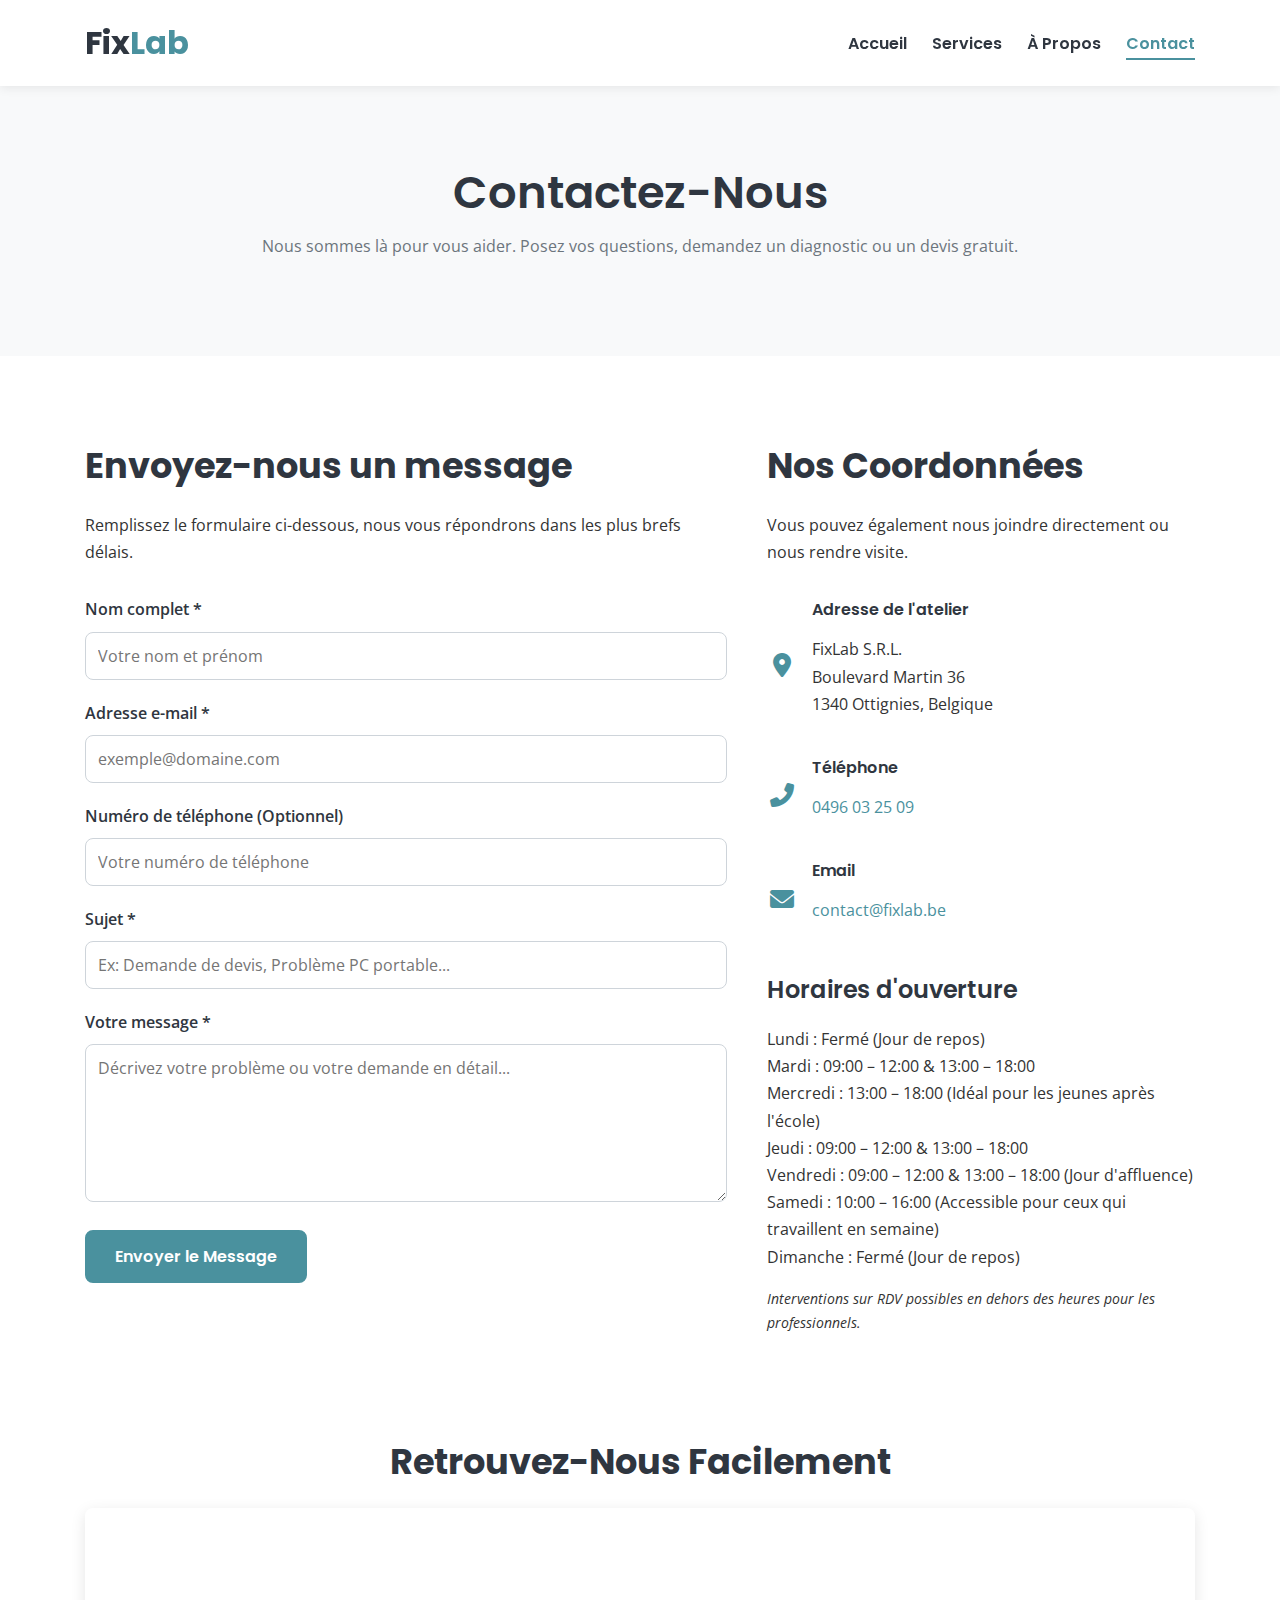
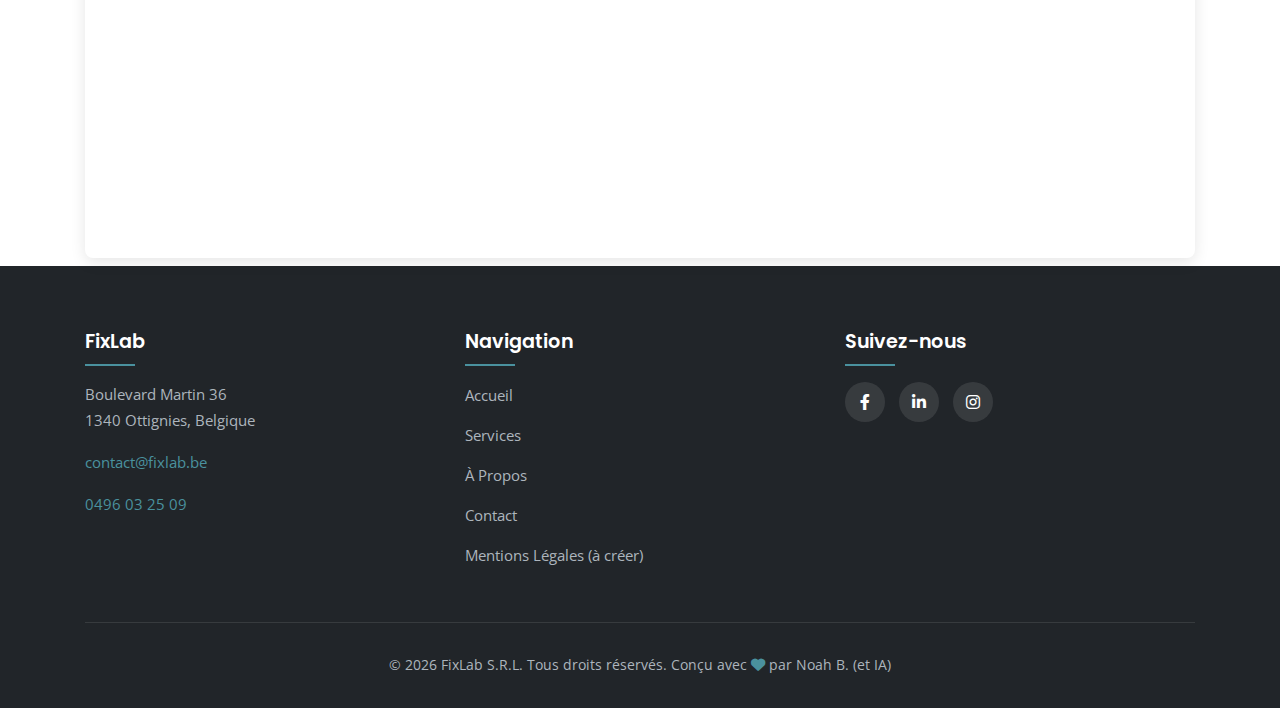
<file: contact.html>
<!DOCTYPE html>
<html lang="fr">
<head>
    <meta charset="UTF-8">
    <meta name="viewport" content="width=device-width, initial-scale=1.0">
    <title>Contactez FixLab - Devis Gratuit Réparation Informatique</title>
    <link rel="stylesheet" href="css/style.css">
    <link href="https://fonts.googleapis.com/css2?family=Poppins:wght@400;600;700&family=Open+Sans:wght@400;600&display=swap" rel="stylesheet">
    <link rel="stylesheet" href="https://cdnjs.cloudflare.com/ajax/libs/font-awesome/6.0.0-beta3/css/all.min.css">
</head>
<body>
    <header>
        <nav class="navbar">
            <div class="container">
                <a href="index.html" class="logo">Fix<span>Lab</span></a>
                <ul class="nav-links">
                    <li><a href="index.html">Accueil</a></li>
                    <li><a href="services.html">Services</a></li>
                    <li><a href="about.html">À Propos</a></li>
                    <li><a href="contact.html" class="active">Contact</a></li>
                </ul>
                <button class="burger-menu" id="burger-menu">
                    <i class="fas fa-bars"></i>
                </button>
            </div>
        </nav>
    </header>

    <main>
        <section class="page-header section-padding bg-light">
            <div class="container text-center">
                <h1>Contactez-Nous</h1>
                <p>Nous sommes là pour vous aider. Posez vos questions, demandez un diagnostic ou un devis gratuit.</p>
            </div>
        </section>

        <section class="contact-details section-padding" id="quote">
            <div class="container">
                <div class="contact-grid">
                    <div class="contact-form-container">
                        <h2 class="section-title" style="text-align:left; margin-bottom:1rem;">Envoyez-nous un message</h2>
                        <p style="margin-bottom: 30px;">Remplissez le formulaire ci-dessous, nous vous répondrons dans les plus brefs délais.</p>
                        <form class="contact-form" action="#" method="POST"> <!-- Remplacer action="#" par votre endpoint de traitement -->
                            <div class="form-group">
                                <label for="name">Nom complet *</label>
                                <input type="text" id="name" name="name" required placeholder="Votre nom et prénom">
                            </div>
                            <div class="form-group">
                                <label for="email">Adresse e-mail *</label>
                                <input type="email" id="email" name="email" required placeholder="exemple@domaine.com">
                            </div>
                            <div class="form-group">
                                <label for="phone">Numéro de téléphone (Optionnel)</label>
                                <input type="text" id="phone" name="phone" placeholder="Votre numéro de téléphone">
                            </div>
                            <div class="form-group">
                                <label for="subject">Sujet *</label>
                                <input type="text" id="subject" name="subject" required placeholder="Ex: Demande de devis, Problème PC portable...">
                            </div>
                            <div class="form-group">
                                <label for="message">Votre message *</label>
                                <textarea id="message" name="message" rows="6" required placeholder="Décrivez votre problème ou votre demande en détail..."></textarea>
                            </div>
                            <button type="submit" class="btn btn-primary">Envoyer le Message</button>
                        </form>
                    </div>
                    <div class="contact-info-container">
                         <h2 class="section-title" style="text-align:left; margin-bottom:1rem;">Nos Coordonnées</h2>
                         <p style="margin-bottom: 30px;">Vous pouvez également nous joindre directement ou nous rendre visite.</p>
                        <div class="contact-info-item">
                            <i class="fas fa-map-marker-alt"></i>
                            <div>
                                <h4>Adresse de l'atelier</h4>
                                <p>FixLab S.R.L.<br>Boulevard Martin 36<br>1340 Ottignies, Belgique</p>
                            </div>
                        </div>
                        <div class="contact-info-item">
                            <i class="fas fa-phone-alt"></i>
                            <div>
                                <h4>Téléphone</h4>
                                <p><a href="tel:+32496032509">0496 03 25 09</a></p>
                            </div>
                        </div>
                        <div class="contact-info-item">
                            <i class="fas fa-envelope"></i>
                            <div>
                                <h4>Email</h4>
                                <p><a href="mailto:contact@fixlab.be">contact@fixlab.be</a></p>
                            </div>
                        </div>
                         <h3 style="font-family:var(--heading-font); color:var(--primary-color); margin-top:30px; margin-bottom:15px;">Horaires d'ouverture</h3>
                         <p>
                            Lundi : Fermé (Jour de repos)<br>
                            Mardi : 09:00 – 12:00 & 13:00 – 18:00<br>
                            Mercredi : 13:00 – 18:00 (Idéal pour les jeunes après l'école)<br>
                            Jeudi : 09:00 – 12:00 & 13:00 – 18:00<br>
                            Vendredi : 09:00 – 12:00 & 13:00 – 18:00 (Jour d'affluence)<br>
                            Samedi : 10:00 – 16:00 (Accessible pour ceux qui travaillent en semaine)<br>
                            Dimanche : Fermé (Jour de repos)
                         </p>
                         <p style="font-size:0.9rem; margin-top:10px;"><em>Interventions sur RDV possibles en dehors des heures pour les professionnels.</em></p>
                    </div>
                </div>
            </div>
        </section>
        <section class="contact-map-section">
            <div class="container">
                 <h2 class="section-title">Retrouvez-Nous Facilement</h2>
                <div class="contact-map">
                    <!-- Remplacez le lien src par le code d'intégration de Google Maps pour Boulevard Martin 36, 1340 Ottignies -->
                    <iframe src="https://www.google.com/maps/embed?pb=!1m18!1m12!1m3!1d2526.188096981491!2d4.562898076865965!3d50.67009697162937!2m3!1f0!2f0!3f0!3m2!1i1024!2i768!4f13.1!3m3!1m2!1s0x47c22bc8f6940151%3A0xdb62451f5d284174!2sBd%20Martin%2036%2C%201340%20Ottignies-Louvain-la-Neuve!5e0!3m2!1sfr!2sbe!4v1700508305827!5m2!1sfr!2sbe" allowfullscreen="" loading="lazy" referrerpolicy="no-referrer-when-downgrade"></iframe>
                </div>
            </div>
        </section>


    </main>

    <footer class="footer bg-darker">
        <div class="container">
            <div class="footer-content">
                <div class="footer-col">
                    <h4>FixLab</h4>
                    <p>Boulevard Martin 36<br>1340 Ottignies, Belgique</p>
                    <p><a href="mailto:contact@fixlab.be">contact@fixlab.be</a></p>
                    <p><a href="tel:+32496032509">0496 03 25 09</a></p>
                </div>
                <div class="footer-col">
                    <h4>Navigation</h4>
                    <ul>
                        <li><a href="index.html">Accueil</a></li>
                        <li><a href="services.html">Services</a></li>
                        <li><a href="about.html">À Propos</a></li>
                        <li><a href="contact.html">Contact</a></li>
                        <li><a href="#">Mentions Légales (à créer)</a></li>
                    </ul>
                </div>
                <div class="footer-col">
                    <h4>Suivez-nous</h4>
                    <div class="social-links">
                        <a href="#" aria-label="Facebook"><i class="fab fa-facebook-f"></i></a>
                        <a href="#" aria-label="LinkedIn"><i class="fab fa-linkedin-in"></i></a>
                        <a href="#" aria-label="Instagram"><i class="fab fa-instagram"></i></a>
                    </div>
                </div>
            </div>
            <div class="footer-bottom">
                <p>&copy; <span id="currentYear"></span> FixLab S.R.L. Tous droits réservés. Conçu avec <i class="fas fa-heart"></i> par Noah B. (et IA)</p>
            </div>
        </div>
    </footer>
    <script src="js/script.js"></script>
</body>
</html>
</file>
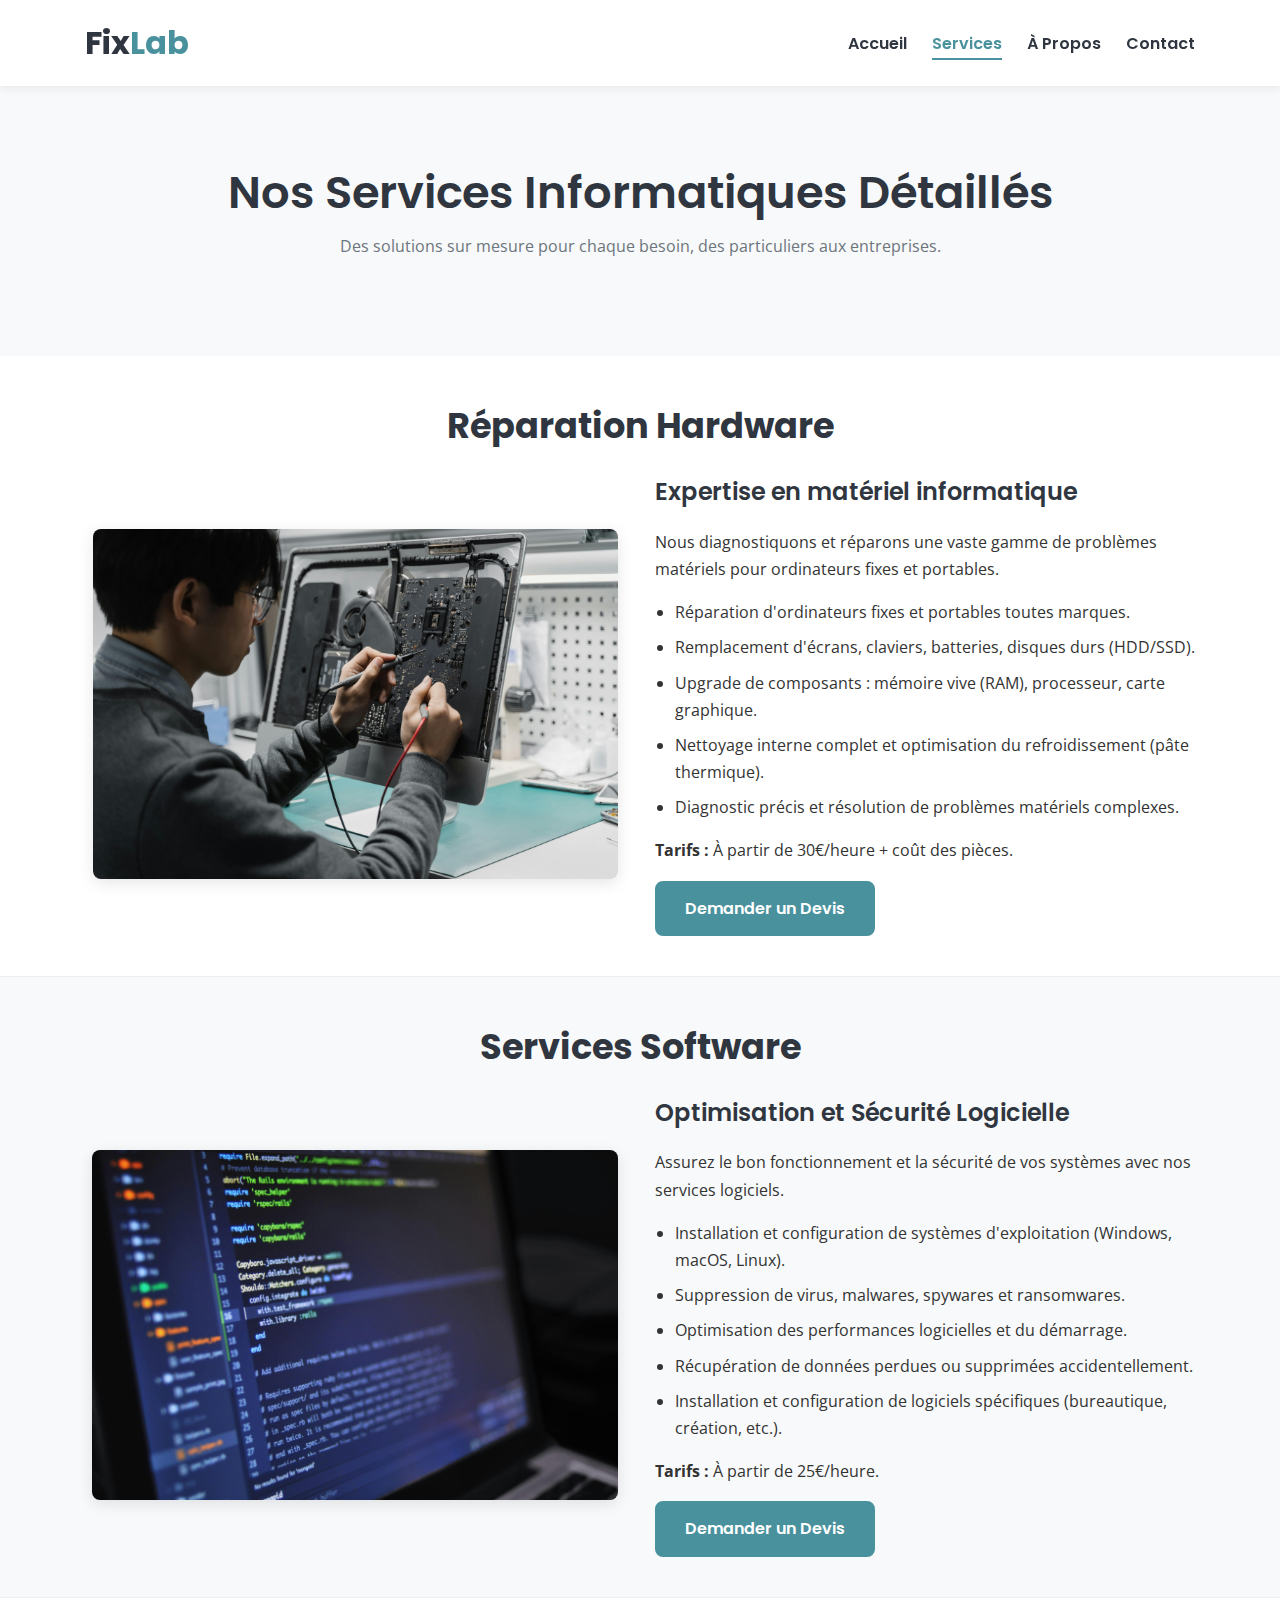
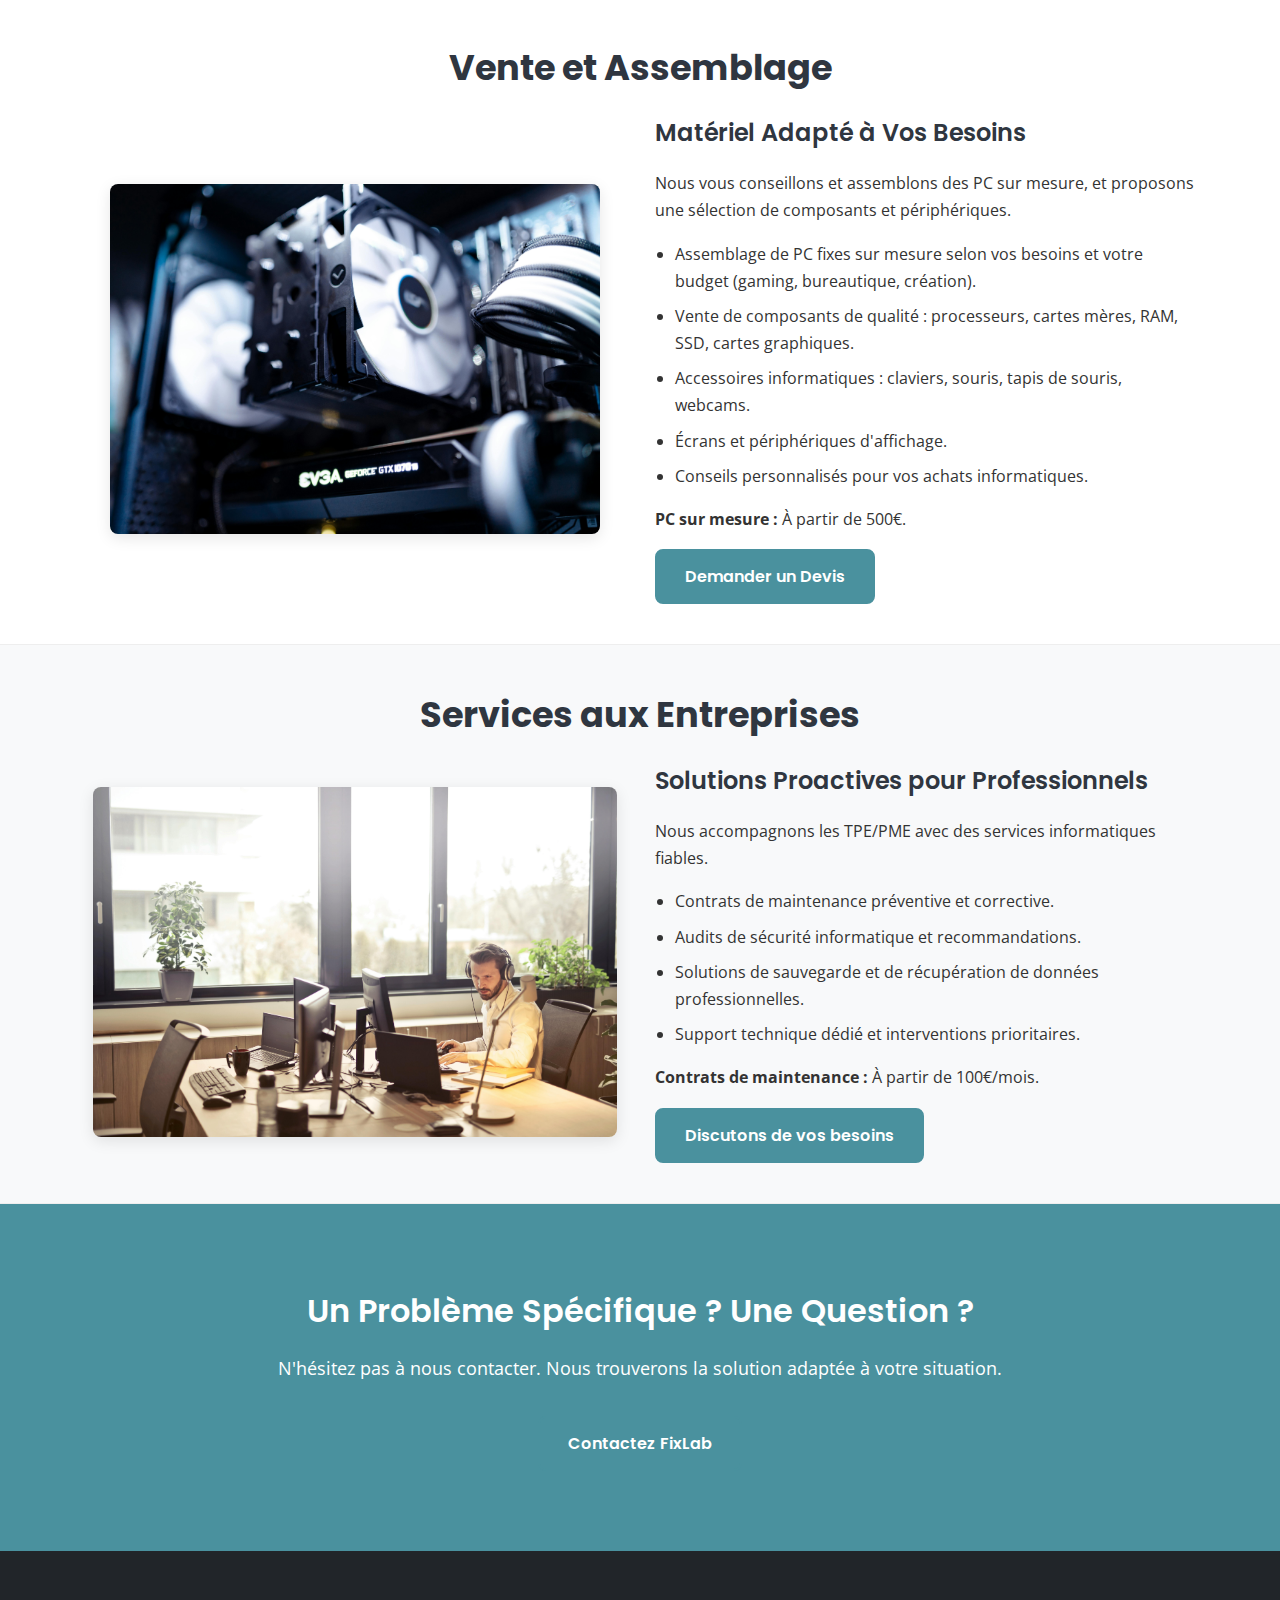
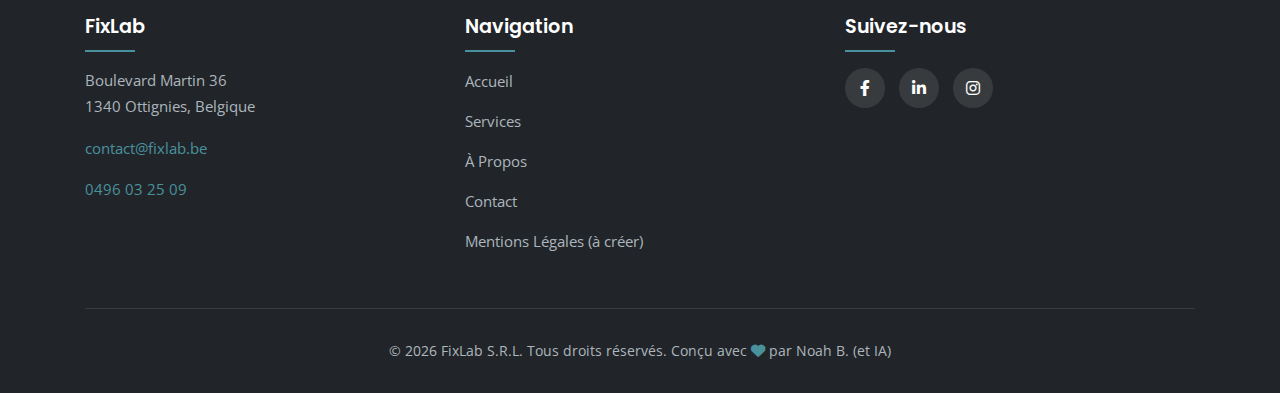
<file: services.html>
<!DOCTYPE html>
<html lang="fr">
<head>
    <meta charset="UTF-8">
    <meta name="viewport" content="width=device-width, initial-scale=1.0">
    <title>Nos Services - FixLab Réparation Informatique</title>
    <link rel="stylesheet" href="css/style.css">
    <link href="https://fonts.googleapis.com/css2?family=Poppins:wght@400;600;700&family=Open+Sans:wght@400;600&display=swap" rel="stylesheet">
    <link rel="stylesheet" href="https://cdnjs.cloudflare.com/ajax/libs/font-awesome/6.0.0-beta3/css/all.min.css">
</head>
<body>
    <header>
        <nav class="navbar">
            <div class="container">
                <a href="index.html" class="logo">Fix<span>Lab</span></a>
                <ul class="nav-links">
                    <li><a href="index.html">Accueil</a></li>
                    <li><a href="services.html" class="active">Services</a></li>
                    <li><a href="about.html">À Propos</a></li>
                    <li><a href="contact.html">Contact</a></li>
                </ul>
                <button class="burger-menu" id="burger-menu">
                    <i class="fas fa-bars"></i>
                </button>
            </div>
        </nav>
    </header>

    <main>
        <section class="page-header section-padding bg-light">
            <div class="container text-center">
                <h1>Nos Services Informatiques Détaillés</h1>
                <p>Des solutions sur mesure pour chaque besoin, des particuliers aux entreprises.</p>
            </div>
        </section>

        <!-- Réparation Hardware -->
        <section id="hardware" class="service-detail-section section-padding">
            <div class="container">
                <h2 class="section-title">Réparation Hardware</h2>
                <div class="service-detail-content image-left">
                    <img src="images/service-hardware-detail.jpg" alt="Réparation matériel informatique">
                    <div>
                        <h3>Expertise en matériel informatique</h3>
                        <p>Nous diagnostiquons et réparons une vaste gamme de problèmes matériels pour ordinateurs fixes et portables.</p>
                        <ul>
                            <li>Réparation d'ordinateurs fixes et portables toutes marques.</li>
                            <li>Remplacement d'écrans, claviers, batteries, disques durs (HDD/SSD).</li>
                            <li>Upgrade de composants : mémoire vive (RAM), processeur, carte graphique.</li>
                            <li>Nettoyage interne complet et optimisation du refroidissement (pâte thermique).</li>
                            <li>Diagnostic précis et résolution de problèmes matériels complexes.</li>
                        </ul>
                        <p><strong>Tarifs :</strong> À partir de 30€/heure + coût des pièces.</p>
                        <a href="contact.html#quote" class="btn btn-primary">Demander un Devis</a>
                    </div>
                </div>
            </div>
        </section>

        <!-- Services Software -->
        <section id="software" class="service-detail-section section-padding bg-light">
            <div class="container">
                <h2 class="section-title">Services Software</h2>
                <div class="service-detail-content">
                    <img src="images/service-software-detail.jpg" alt="Optimisation logicielle et sécurité">
                    <div>
                        <h3>Optimisation et Sécurité Logicielle</h3>
                        <p>Assurez le bon fonctionnement et la sécurité de vos systèmes avec nos services logiciels.</p>
                        <ul>
                            <li>Installation et configuration de systèmes d'exploitation (Windows, macOS, Linux).</li>
                            <li>Suppression de virus, malwares, spywares et ransomwares.</li>
                            <li>Optimisation des performances logicielles et du démarrage.</li>
                            <li>Récupération de données perdues ou supprimées accidentellement.</li>
                            <li>Installation et configuration de logiciels spécifiques (bureautique, création, etc.).</li>
                        </ul>
                        <p><strong>Tarifs :</strong> À partir de 25€/heure.</p>
                         <a href="contact.html#quote" class="btn btn-primary">Demander un Devis</a>
                    </div>
                </div>
            </div>
        </section>

        <!-- Vente et Assemblage -->
        <section id="assembly" class="service-detail-section section-padding">
            <div class="container">
                <h2 class="section-title">Vente et Assemblage</h2>
                <div class="service-detail-content image-left">
                    <img src="images/service-assembly-detail.jpg" alt="PC sur mesure et composants">
                    <div>
                        <h3>Matériel Adapté à Vos Besoins</h3>
                        <p>Nous vous conseillons et assemblons des PC sur mesure, et proposons une sélection de composants et périphériques.</p>
                        <ul>
                            <li>Assemblage de PC fixes sur mesure selon vos besoins et votre budget (gaming, bureautique, création).</li>
                            <li>Vente de composants de qualité : processeurs, cartes mères, RAM, SSD, cartes graphiques.</li>
                            <li>Accessoires informatiques : claviers, souris, tapis de souris, webcams.</li>
                            <li>Écrans et périphériques d'affichage.</li>
                            <li>Conseils personnalisés pour vos achats informatiques.</li>
                        </ul>
                        <p><strong>PC sur mesure :</strong> À partir de 500€.</p>
                         <a href="contact.html#quote" class="btn btn-primary">Demander un Devis</a>
                    </div>
                </div>
            </div>
        </section>

        <!-- Services Entreprises -->
        <section id="business" class="service-detail-section section-padding bg-light">
            <div class="container">
                <h2 class="section-title">Services aux Entreprises</h2>
                <div class="service-detail-content">
                    <img src="images/service-business-detail.jpg" alt="Support informatique pour entreprises">
                    <div>
                        <h3>Solutions Proactives pour Professionnels</h3>
                        <p>Nous accompagnons les TPE/PME avec des services informatiques fiables.</p>
                        <ul>
                            <li>Contrats de maintenance préventive et corrective.</li>
                            <li>Audits de sécurité informatique et recommandations.</li>
                            <li>Solutions de sauvegarde et de récupération de données professionnelles.</li>
                            <li>Support technique dédié et interventions prioritaires.</li>
                        </ul>
                        <p><strong>Contrats de maintenance :</strong> À partir de 100€/mois.</p>
                        <a href="contact.html#quote" class="btn btn-primary">Discutons de vos besoins</a>
                    </div>
                </div>
            </div>
        </section>

        <section class="cta-section section-padding bg-dark">
            <div class="container text-center">
                <h2>Un Problème Spécifique ? Une Question ?</h2>
                <p>N'hésitez pas à nous contacter. Nous trouverons la solution adaptée à votre situation.</p>
                <a href="contact.html" class="btn btn-primary">Contactez FixLab</a>
            </div>
        </section>
    </main>

    <footer class="footer bg-darker">
        <div class="container">
            <div class="footer-content">
                <div class="footer-col">
                    <h4>FixLab</h4>
                    <p>Boulevard Martin 36<br>1340 Ottignies, Belgique</p>
                    <p><a href="mailto:contact@fixlab.be">contact@fixlab.be</a></p>
                    <p><a href="tel:+32496032509">0496 03 25 09</a></p>
                </div>
                <div class="footer-col">
                    <h4>Navigation</h4>
                    <ul>
                        <li><a href="index.html">Accueil</a></li>
                        <li><a href="services.html">Services</a></li>
                        <li><a href="about.html">À Propos</a></li>
                        <li><a href="contact.html">Contact</a></li>
                        <li><a href="#">Mentions Légales (à créer)</a></li>
                    </ul>
                </div>
                <div class="footer-col">
                    <h4>Suivez-nous</h4>
                    <div class="social-links">
                        <a href="#" aria-label="Facebook"><i class="fab fa-facebook-f"></i></a>
                        <a href="#" aria-label="LinkedIn"><i class="fab fa-linkedin-in"></i></a>
                        <a href="#" aria-label="Instagram"><i class="fab fa-instagram"></i></a>
                    </div>
                </div>
            </div>
            <div class="footer-bottom">
                <p>&copy; <span id="currentYear"></span> FixLab S.R.L. Tous droits réservés. Conçu avec <i class="fas fa-heart"></i> par Noah B. (et IA)</p>
            </div>
        </div>
    </footer>
    <script src="js/script.js"></script>
</body>
</html>
</file>
<file: css/style.css>
/* Reset & Base Styles */
:root {
    /* Couleurs dérivées du logo */
    --logo-text-color: #2F3640;       /* Gris foncé du texte du logo */
    --logo-icon-color: #6C7A89;       /* Gris-bleu désaturé des icônes */
    --logo-background-teal: #4A919E;  /* Bleu-vert/Sarcelle du fond du logo */

    /* Application aux variables du site */
    --primary-color: var(--logo-text-color);      /* Principal: Texte foncé */
    --secondary-color: var(--logo-icon-color);    /* Secondaire: Couleur des icônes pour accents doux */
    --accent-color: var(--logo-background-teal);  /* Accent: Sarcelle pour les CTA et éléments vifs */
    
    --dark-color: #212529;                 /* Un gris très foncé, peut être ajusté si besoin */
    --medium-gray: #6c757d;                /* Gris moyen pour texte secondaire */
    --light-gray: #f8f9fa;                 /* Fond clair */
    --white-color: #ffffff;                /* Blanc */
    --text-color: #333333;                 /* Couleur du texte principal du corps */

    --heading-font: 'Poppins', sans-serif;
    --body-font: 'Open Sans', sans-serif;
    --border-radius: 8px;
    --box-shadow: 0 4px 15px rgba(0, 0, 0, 0.1);
}

* {
    margin: 0;
    padding: 0;
    box-sizing: border-box;
}

body {
    font-family: var(--body-font);
    line-height: 1.7;
    color: var(--text-color);
    background-color: var(--white-color);
}

h1, h2, h3, h4, h5, h6 {
    font-family: var(--heading-font);
    font-weight: 600;
    color: var(--primary-color); /* Utilise la couleur texte foncée du logo */
    margin-bottom: 0.8rem;
}

h1 { font-size: 2.8rem; line-height: 1.2; }
h2 { font-size: 2.2rem; }
h3 { font-size: 1.5rem; }

p {
    margin-bottom: 1rem;
}

a {
    text-decoration: none;
    color: var(--accent-color); /* Liens en sarcelle par défaut */
    transition: color 0.3s ease;
}

a:hover {
    color: var(--secondary-color); /* Au survol, couleur icône logo */
}

ul {
    list-style: none;
}

img {
    max-width: 100%;
    height: auto;
    display: block;
}

.container {
    width: 90%;
    max-width: 1140px;
    margin: 0 auto;
    padding: 0 15px;
}

.section-padding {
    padding: 80px 0;
}

.bg-light {
    background-color: var(--light-gray);
}
.bg-dark { /* Sera utilisé pour les sections CTA, fond sarcelle, texte blanc */
    background-color: var(--accent-color);
    color: var(--white-color);
}
.bg-darker { /* Pour le footer, fond gris très foncé */
    background-color: var(--dark-color);
    color: #adb5bd;
}
.bg-dark h1, .bg-dark h2, .bg-dark h3, .bg-dark p {
    color: var(--white-color);
}


.section-title {
    text-align: center;
    margin-bottom: 1rem;
    font-weight: 700;
    color: var(--primary-color); /* Titres de section en gris foncé logo */
}

.section-subtitle {
    text-align: center;
    margin-bottom: 40px;
    font-size: 1.1rem;
    color: var(--medium-gray);
    max-width: 700px;
    margin-left: auto;
    margin-right: auto;
}

.text-center {
    text-align: center;
}

/* Buttons */
.btn {
    display: inline-block;
    padding: 12px 28px;
    font-family: var(--heading-font);
    font-weight: 600;
    border-radius: var(--border-radius);
    transition: all 0.3s ease;
    cursor: pointer;
    text-align: center;
    font-size: 1rem;
    border: 2px solid transparent;
}

.btn-primary { /* Bouton principal: fond sarcelle, texte blanc */
    background-color: var(--accent-color);
    color: var(--white-color);
    border-color: var(--accent-color);
}
.btn-primary:hover {
    background-color: var(--secondary-color); /* Survol: fond gris-bleu icône */
    border-color: var(--secondary-color);
    color: var(--white-color);
    transform: translateY(-2px);
}

.btn-secondary { /* Bouton secondaire: bordure texte foncé, texte foncé */
    background-color: transparent;
    color: var(--primary-color);
    border: 2px solid var(--primary-color);
}
.btn-secondary:hover {
    background-color: var(--primary-color);
    color: var(--white-color);
    transform: translateY(-2px);
}

.btn-tertiary {
    color: var(--accent-color); /* Sarcelle */
    font-weight: 600;
    padding: 0;
}
.btn-tertiary:hover {
    text-decoration: underline;
    color: var(--secondary-color);
}


/* Navbar */
.navbar {
    background-color: var(--white-color);
    padding: 1rem 0;
    box-shadow: 0 2px 10px rgba(0, 0, 0, 0.08);
    position: sticky;
    top: 0;
    z-index: 1000;
}

.navbar .container {
    display: flex;
    justify-content: space-between;
    align-items: center;
}

.logo {
    font-family: var(--heading-font);
    font-size: 2rem;
    font-weight: 700;
    color: var(--primary-color); /* "Fix" en gris foncé */
}
.logo span { /* "Lab" en sarcelle, pour reprendre l'idée d'un accent du logo */
    color: var(--accent-color); 
}

.nav-links {
    display: flex;
    align-items: center;
}

.nav-links li {
    margin-left: 25px;
}

.nav-links a {
    font-family: var(--heading-font);
    font-weight: 600;
    color: var(--primary-color); /* Liens nav en gris foncé */
    padding-bottom: 5px;
    position: relative;
}
.nav-links a:hover, .nav-links a.active {
    color: var(--accent-color); /* Survol/actif en sarcelle */
}
.nav-links a::after {
    content: '';
    position: absolute;
    bottom: 0;
    left: 0;
    width: 0;
    height: 2px;
    background-color: var(--accent-color); /* Soulignement en sarcelle */
    transition: width 0.3s ease;
}
.nav-links a:hover::after, .nav-links a.active::after {
    width: 100%;
}


.burger-menu {
    display: none;
    background: none;
    border: none;
    font-size: 1.8rem;
    color: var(--primary-color); /* Burger en gris foncé */
    cursor: pointer;
}

/* Hero Section */
.hero {
    /* Dégradé utilisant les couleurs du logo (sarcelle vers gris foncé) */
    background-image: linear-gradient(rgba(74, 145, 158, 0.85), rgba(47, 54, 64, 0.85)), url('../images/hero-bg.jpg'); 
    background-size: cover;
    background-position: center;
    color: var(--white-color);
    padding: 120px 0;
    text-align: center;
}

.hero h1 {
    font-size: 3.5rem;
    margin-bottom: 1.5rem;
    color: var(--white-color);
    font-weight: 700;
}

.hero p {
    font-size: 1.3rem;
    margin-bottom: 2.5rem;
    max-width: 700px;
    margin-left: auto;
    margin-right: auto;
    color: rgba(255,255,255,0.9);
}

.hero .btn {
    margin: 0.5rem;
}
.hero .btn-secondary { /* Bouton secondaire sur Hero: texte blanc, bordure blanche */
    color: var(--white-color);
    border-color: var(--white-color);
}
.hero .btn-secondary:hover {
    background-color: var(--white-color);
    color: var(--primary-color); /* Texte gris foncé au survol */
}

/* About Short Section */
.about-short .about-content {
    display: grid;
    grid-template-columns: 1fr 1.5fr;
    gap: 40px;
    align-items: center;
}
.about-short .about-image {
    border-radius: var(--border-radius);
    box-shadow: var(--box-shadow);
}

/* Services Overview Section */
.services-grid {
    display: grid;
    grid-template-columns: repeat(auto-fit, minmax(280px, 1fr));
    gap: 30px;
}

.service-card {
    background-color: var(--white-color);
    padding: 30px;
    border-radius: var(--border-radius);
    box-shadow: var(--box-shadow);
    text-align: center;
    transition: transform 0.3s ease, box-shadow 0.3s ease;
}

.service-card:hover {
    transform: translateY(-10px);
    box-shadow: 0 10px 25px rgba(0,0,0,0.15);
}

.service-icon {
    font-size: 3rem;
    color: var(--accent-color); /* Icônes de service en sarcelle */
    margin-bottom: 1rem;
}

.service-card h3 {
    margin-bottom: 0.8rem;
    color: var(--primary-color); /* Titre carte en gris foncé */
}
.service-card p {
    font-size: 0.95rem;
    color: var(--medium-gray);
    margin-bottom: 1.5rem;
}
.service-card a {
    font-weight: 600;
    color: var(--accent-color); /* Lien "Détails" en sarcelle */
}
.service-card a i {
    margin-left: 5px;
    transition: transform 0.3s ease;
}
.service-card a:hover i {
    transform: translateX(5px);
}

/* Why Choose Us Section */
.features-grid {
    display: grid;
    grid-template-columns: repeat(auto-fit, minmax(250px, 1fr));
    gap: 30px;
    text-align: center;
}
.feature-item {
    padding: 20px;
}
.feature-icon {
    font-size: 2.5rem;
    color: var(--accent-color); /* Icônes "Pourquoi nous choisir" en sarcelle */
    margin-bottom: 1rem;
}
.feature-item h4 {
    color: var(--primary-color); /* Titre en gris foncé */
    margin-bottom: 0.5rem;
}
.feature-item p {
    font-size: 0.95rem;
    color: var(--medium-gray);
}


/* CTA Section (utilisera .bg-dark) */
.cta-section h2 {
    font-size: 2rem;
    margin-bottom: 1rem;
}
.cta-section p {
    margin-bottom: 2rem;
    font-size: 1.1rem;
}

/* Footer (utilisera .bg-darker) */
.footer {
    padding: 60px 0 30px;
}
.footer-content {
    display: grid;
    grid-template-columns: repeat(auto-fit, minmax(250px, 1fr));
    gap: 30px;
    margin-bottom: 40px;
}
.footer-col h4 {
    font-size: 1.2rem;
    margin-bottom: 1.5rem;
    color: var(--white-color);
    position: relative;
}
.footer-col h4::after {
    content: '';
    position: absolute;
    left: 0;
    bottom: -8px;
    background-color: var(--accent-color); /* Soulignement titre footer en sarcelle */
    height: 2px;
    width: 50px;
}

.footer-col p, .footer-col ul li a {
    color: #adb5bd; 
    font-size: 0.95rem;
}
.footer-col ul li {
    margin-bottom: 0.8rem;
}
.footer-col ul li a:hover {
    color: var(--accent-color); /* Liens footer survol en sarcelle */
    padding-left: 5px;
}
.social-links a {
    display: inline-block;
    height: 40px;
    width: 40px;
    background-color: rgba(255,255,255,0.1);
    margin-right: 10px;
    text-align: center;
    line-height: 40px;
    border-radius: 50%;
    color: var(--white-color);
    transition: all 0.3s ease;
}
.social-links a:hover {
    background-color: var(--accent-color); /* Fond social survol en sarcelle */
    color: var(--primary-color); /* Icône social survol en gris foncé */
}

.footer-bottom {
    text-align: center;
    padding-top: 30px;
    border-top: 1px solid rgba(255,255,255,0.1);
    font-size: 0.9rem;
}
.footer-bottom p {
    margin-bottom: 0;
}
.footer-bottom .fa-heart {
    color: var(--accent-color); /* Coeur en sarcelle */
}


/* Responsive Adjustments */
@media (max-width: 992px) {
    .hero h1 { font-size: 2.8rem; }
    .hero p { font-size: 1.1rem; }
    .about-short .about-content { grid-template-columns: 1fr; text-align: center; }
    .about-short .about-image { margin: 0 auto 30px auto; max-width: 400px; }
}


@media (max-width: 768px) {
    h1 { font-size: 2.2rem; }
    h2 { font-size: 1.8rem; }
    .section-padding { padding: 60px 0; }

    .nav-links {
        display: none; 
        flex-direction: column;
        width: 100%;
        background-color: var(--white-color);
        position: absolute;
        top: 70px; 
        left: 0;
        padding: 20px 0;
        box-shadow: 0 5px 10px rgba(0,0,0,0.1);
        text-align: center;
    }
    .nav-links.active {
        display: flex; 
    }
    .nav-links li {
        margin: 10px 0;
    }
    .burger-menu {
        display: block;
    }

    .hero h1 { font-size: 2.5rem; }
    .services-grid, .features-grid, .footer-content {
        grid-template-columns: 1fr; 
    }
    .service-card { margin-bottom: 20px; }
}

/* Specific page styles */

/* Services Page */
.service-detail-section {
    padding: 40px 0;
    border-bottom: 1px solid #eee;
}
.service-detail-section:last-child {
    border-bottom: none;
}
.service-detail-content {
    display: grid;
    grid-template-columns: 1fr;
    gap: 30px;
    align-items: center;
}
.service-detail-content img {
    border-radius: var(--border-radius);
    box-shadow: var(--box-shadow);
    max-height: 350px;
    object-fit: cover;
    margin: 0 auto;
}
.service-detail-section h3 {
    color: var(--primary-color); /* Titre H3 en gris foncé */
    margin-bottom: 1rem;
}
.service-detail-section ul {
    list-style: disc;
    padding-left: 20px;
    margin-bottom: 1rem;
}
.service-detail-section ul li {
    margin-bottom: 0.5rem;
}
@media (min-width: 768px) {
    .service-detail-content { grid-template-columns: 1fr 1fr; }
    .service-detail-content.image-left img { order: -1; }
}


/* Contact Page */
.contact-grid {
    display: grid;
    grid-template-columns: 1fr;
    gap: 40px;
}
@media (min-width: 992px) {
    .contact-grid { grid-template-columns: 1.5fr 1fr; }
}
.contact-form .form-group {
    margin-bottom: 20px;
}
.contact-form label {
    display: block;
    margin-bottom: 8px;
    font-weight: 600;
    color: var(--primary-color); /* Label en gris foncé */
}
.contact-form input[type="text"],
.contact-form input[type="email"],
.contact-form input[type="tel"], /* Ajout pour le téléphone */
.contact-form textarea {
    width: 100%;
    padding: 12px;
    border: 1px solid #ced4da;
    border-radius: var(--border-radius);
    font-family: var(--body-font);
    font-size: 1rem;
}
.contact-form input[type="text"]:focus,
.contact-form input[type="email"]:focus,
.contact-form input[type="tel"]:focus,
.contact-form textarea:focus {
    border-color: var(--accent-color); /* Bordure focus en sarcelle */
    box-shadow: 0 0 0 0.2rem rgba(74, 145, 158, 0.25); /* Ombre focus sarcelle */
}
.contact-form textarea {
    min-height: 150px;
    resize: vertical;
}
.contact-info-item {
    display: flex;
    align-items: center;
    margin-bottom: 20px;
}
.contact-info-item i {
    font-size: 1.5rem;
    color: var(--accent-color); /* Icônes contact en sarcelle */
    margin-right: 15px;
    width: 30px;
    text-align: center;
}
.contact-map iframe {
    width: 100%;
    height: 350px;
    border: 0;
    border-radius: var(--border-radius);
    box-shadow: var(--box-shadow);
}

/* Watermarker Page */
.watermarker-hero {
    background-color: var(--logo-text-color); /* Fond hero TMA en gris foncé logo */
    color: var(--white-color);
    padding: 80px 0;
    text-align: center;
}
.watermarker-hero h1 { color: var(--white-color); }
.watermarker-hero p { color: rgba(255,255,255,0.9); }

.feature-list-item {
    display: flex;
    align-items: flex-start;
    margin-bottom: 1.5rem;
}
.feature-list-item i {
    font-size: 1.3rem;
    color: var(--accent-color); /* Icônes liste TMA en sarcelle */
    margin-right: 15px;
    margin-top: 5px;
}

/* Page Header (pour les pages intérieures) */
.page-header {
    /* Peut-être un fond sarcelle clair ou garder le light-gray */
    /* background-color: var(--light-gray); */
}
.page-header h1 {
    color: var(--primary-color); /* Titre de page en gris foncé */
}
.page-header p {
    color: var(--medium-gray);
}
</file>
